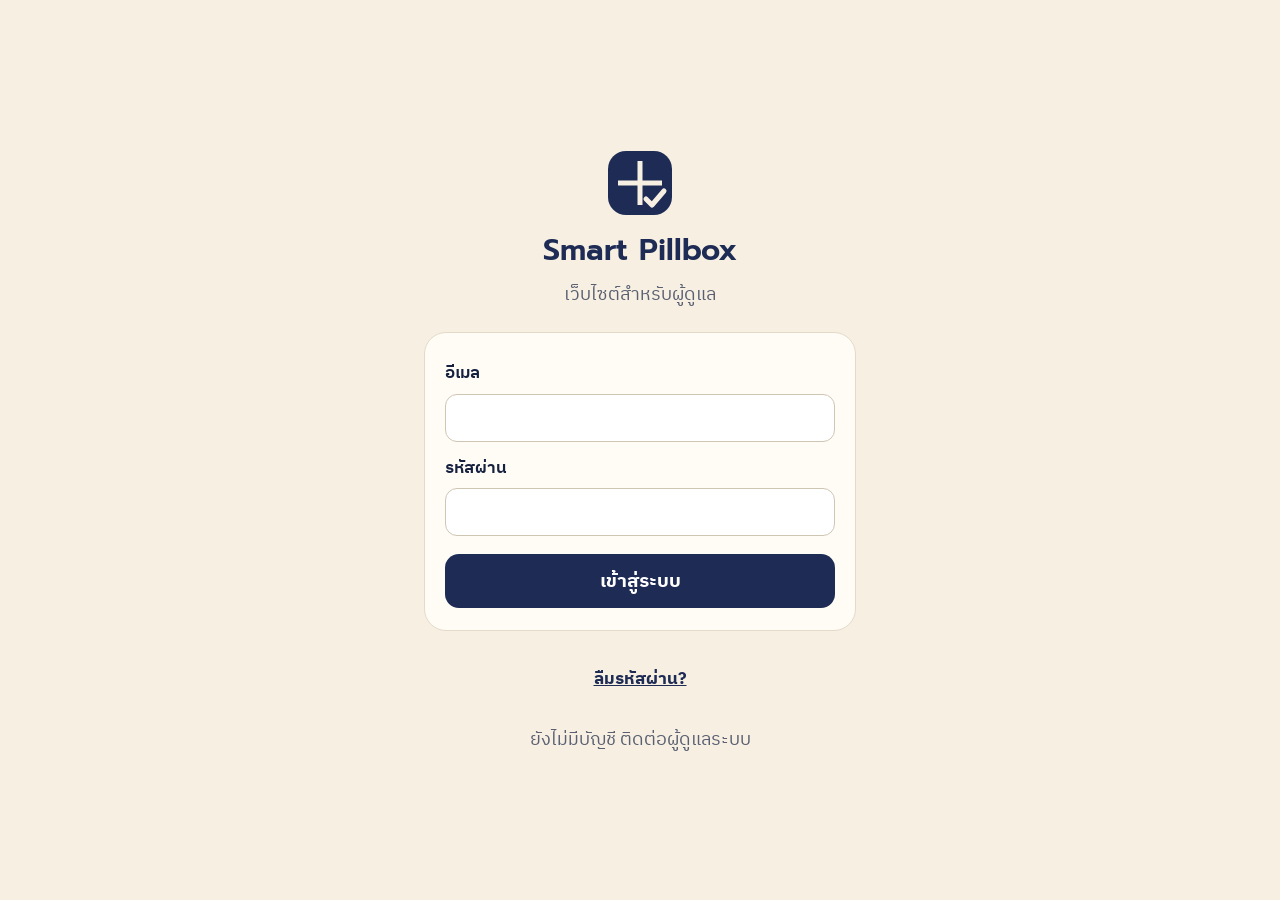
<file: index.html>
<!doctype html>
<html lang="th">
<head>
<meta charset="utf-8">
<meta name="viewport" content="width=device-width, initial-scale=1, viewport-fit=cover">
<meta name="theme-color" content="#1E2C55">
<title>Smart Pillbox – ผู้ดูแล</title>
<link rel="icon" href="data:image/svg+xml,%3Csvg xmlns='http://www.w3.org/2000/svg' viewBox='0 0 36 36'%3E%3Crect x='2' y='2' width='32' height='32' rx='9' fill='%231E2C55'/%3E%3Cpath d='M18 7v22M7 18h22' stroke='%23F6EFE2' stroke-width='2.5'/%3E%3Cpath d='M21 26l3 3 6-7' stroke='%23F6EFE2' stroke-width='2.5' fill='none'/%3E%3C/svg%3E" type="image/svg+xml">
<link rel="preconnect" href="https://fonts.googleapis.com">
<link rel="preconnect" href="https://fonts.gstatic.com" crossorigin>
<link href="https://fonts.googleapis.com/css2?family=IBM+Plex+Sans+Thai:wght@400;500;600;700&family=Prompt:wght@500;600&display=swap" rel="stylesheet">
<link rel="stylesheet" href="style.css">
</head>
<body>
<div id="app" class="app"></div>
<div id="toast" class="toast" role="status" aria-live="polite" hidden></div>
<noscript><p style="padding:24px">เว็บนี้ต้องเปิด JavaScript</p></noscript>
<script src="app.js"></script>
</body>
</html>
</file>
<file: style.css>
/* Smart Pillbox – หน้าเว็บผู้ดูแล
   สีตาม Requirement Spec ข้อ 4.1: ครีม + กรมท่า, เขียว = กินแล้ว, ส้ม = ลืมกินยา, เทา = รอเวลา */
:root {
  --cream: #F6EFE2; --card: #FFFCF6; --line: #E4DACA; --field: #CFC5B3; --seg: #ECE4D4;
  --navy: #1E2C55; --navy-soft: #E3E7F1; --ink: #16213F; --muted: #5A6072;
  --green: #17663D; --green-bg: #DCEFE3;
  --orange: #9A3F07; --orange-bg: #FBE3CF; --orange-line: #E8A774; --orange-bar: #C2600F;
  --gray: #4F5562; --gray-bg: #ECE8E1;
  --red: #B3261E;
}

* { box-sizing: border-box; }
html, body { margin: 0; background: var(--cream); color: var(--ink); }
body {
  font-family: 'IBM Plex Sans Thai', system-ui, -apple-system, 'Segoe UI', sans-serif;
  font-size: 18px; line-height: 1.45; -webkit-text-size-adjust: 100%;
}
h1, h2 { margin: 0; }
h1 { font-family: 'Prompt', 'IBM Plex Sans Thai', sans-serif; font-size: 26px; font-weight: 600; }
h2 { font-size: 17px; font-weight: 700; }
p { margin: 0; }
a { color: var(--navy); }
button, input { font-family: inherit; }
[hidden] { display: none !important; }

.app { max-width: 480px; margin: 0 auto; min-height: 100vh; min-height: 100dvh; display: flex; flex-direction: column; }
.grow { flex: 1; min-width: 0; display: flex; flex-direction: column; }
.grow-input { flex: 1; min-width: 0; }
.row { display: flex; align-items: center; gap: 10px; }
.row-between { display: flex; align-items: baseline; justify-content: space-between; gap: 8px; flex-wrap: wrap; }
.stack { display: flex; flex-direction: column; gap: 10px; }
.muted { color: var(--muted); }
.small { font-size: 15px; }
.center { text-align: center; }
.text-orange { color: var(--orange); }
.loading { color: var(--muted); text-align: center; padding: 40px 0; }

/* แถบบนและเมนูล่าง */
.topbar { display: flex; align-items: center; gap: 10px; padding: 16px 20px 6px; }
.brand { flex: 1; font-family: 'Prompt', sans-serif; font-size: 20px; font-weight: 600; color: var(--navy); }
.demo-badge { font-size: 13px; font-weight: 700; color: var(--orange); background: var(--orange-bg); border-radius: 999px; padding: 3px 10px; }
.icon-btn {
  width: 48px; height: 48px; flex-shrink: 0; border-radius: 24px; background: var(--card);
  border: 1px solid var(--line); display: flex; align-items: center; justify-content: center; color: var(--navy);
}
.content { flex: 1; display: flex; flex-direction: column; gap: 12px; padding: 8px 20px calc(96px + env(safe-area-inset-bottom)); }
.nav {
  position: fixed; left: 0; right: 0; bottom: 0; z-index: 10; display: flex; justify-content: center;
  background: var(--card); border-top: 1px solid var(--line); padding: 6px 8px calc(10px + env(safe-area-inset-bottom));
}
.nav-inner { display: flex; width: 100%; max-width: 480px; }
.nav a {
  flex: 1; min-height: 56px; display: flex; flex-direction: column; align-items: center; justify-content: center; gap: 2px;
  text-decoration: none; color: var(--muted); font-size: 14px; font-weight: 500;
}
.nav a .ic { display: flex; padding: 3px 16px; border-radius: 999px; }
.nav a[aria-current="page"] { color: var(--navy); font-weight: 700; }
.nav a[aria-current="page"] .ic { background: var(--navy-soft); }

/* การ์ดและสถานะ */
.card { background: var(--card); border: 1px solid var(--line); border-radius: 18px; padding: 14px 16px; }
.elder { display: flex; flex-direction: column; gap: 2px; }
.elder-name { font-family: 'Prompt', sans-serif; font-size: 23px; font-weight: 600; }
.conn { display: flex; align-items: center; gap: 8px; flex-wrap: wrap; font-size: 16px; }
.dot { width: 10px; height: 10px; border-radius: 5px; background: #8A8F99; }
.dot.on { background: #1F8A4C; }
.meal { display: flex; align-items: center; gap: 12px; padding: 12px 16px; }
.meal.is-missed, .meal-form.is-missed { border: 2px solid var(--orange-line); }
.meal-name { font-size: 19px; font-weight: 600; }
.meal-right { display: flex; flex-direction: column; align-items: flex-end; gap: 4px; text-align: right; }
.pill { display: inline-flex; align-items: center; gap: 6px; padding: 6px 12px; border-radius: 999px; font-size: 17px; font-weight: 700; white-space: nowrap; }
.pill.taken { background: var(--green-bg); color: var(--green); }
.pill.missed { background: var(--orange-bg); color: var(--orange); }
.pill.wait { background: var(--gray-bg); color: var(--gray); }
.sos-banner {
  display: flex; align-items: center; gap: 12px; padding: 14px 16px; border-radius: 16px;
  background: var(--red); color: #FFFFFF; text-decoration: none;
}
.sos-banner strong { font-size: 18px; }
.sos-sub { font-size: 15px; }
.note { display: flex; align-items: center; gap: 10px; padding: 10px 14px; border-radius: 14px; font-size: 15px; font-weight: 600; }
.note svg { flex-shrink: 0; }
.note.ok { background: var(--green-bg); color: var(--green); }
.note.info { background: var(--navy-soft); color: var(--navy); }
.note.warn { background: var(--orange-bg); color: var(--orange); }
.empty { text-align: center; color: var(--muted); }
.error-card { display: flex; flex-direction: column; gap: 10px; color: var(--ink); }

/* ปุ่มและช่องกรอก */
.btn {
  display: flex; align-items: center; justify-content: center; gap: 8px; min-height: 54px; padding: 0 18px;
  border-radius: 14px; border: none; font-size: 19px; font-weight: 700; text-decoration: none; cursor: pointer;
}
.btn:disabled { opacity: 0.6; cursor: default; }
.btn.primary { background: var(--navy); color: #FFFFFF; }
.btn.outline { background: transparent; color: var(--navy); border: 2px solid var(--navy); }
.btn.ghost { background: transparent; color: var(--navy); text-decoration: underline; min-height: 48px; font-size: 17px; }
.btn.white { background: #FFFFFF; color: var(--navy); }
.btn.red-text { color: var(--red); min-height: 64px; font-size: 22px; }
.input {
  width: 100%; height: 48px; padding: 0 12px; border-radius: 12px; border: 1px solid var(--field);
  background: #FFFFFF; font-size: 18px; color: var(--ink);
}
.input.time { width: 136px; flex-shrink: 0; }
.input:focus, .btn:focus-visible, .chip:focus-visible, .seg button:focus-visible,
.nav a:focus-visible, .icon-btn:focus-visible, .back:focus-visible, summary:focus-visible {
  outline: 3px solid #6B8BD6; outline-offset: 2px;
}
.label-w { width: 56px; flex-shrink: 0; }
.label-like { font-size: 17px; font-weight: 600; margin-top: 6px; }
.meal-form { display: flex; flex-direction: column; gap: 8px; padding: 12px 14px; }
.field-err { font-size: 15px; font-weight: 600; color: var(--orange); }
.alert { padding: 10px 12px; border-radius: 12px; background: var(--orange-bg); color: var(--orange); font-size: 16px; font-weight: 600; }

/* ประวัติ */
.chips { display: flex; gap: 8px; flex-wrap: wrap; }
.chip {
  min-height: 44px; padding: 0 14px; border-radius: 999px; border: 1px solid var(--field);
  background: var(--card); color: var(--navy); font-size: 15px; font-weight: 600; cursor: pointer;
}
.chip[aria-pressed="true"] { background: var(--navy); border-color: var(--navy); color: #FFFFFF; }
.range-form { display: flex; flex-direction: column; gap: 10px; }
.day { display: flex; flex-direction: column; gap: 8px; padding: 10px 12px; }
.cells { display: grid; grid-template-columns: repeat(4, minmax(0, 1fr)); gap: 6px; }
.cell { display: flex; flex-direction: column; align-items: center; gap: 1px; padding: 6px 2px; border-radius: 10px; text-align: center; }
.cell span { font-size: 13px; color: var(--gray); }
.cell strong { font-size: 15px; }
.cell.taken { background: var(--green-bg); }
.cell.taken strong { color: var(--green); }
.cell.missed { background: var(--orange-bg); }
.cell.missed strong { color: var(--orange); }
.cell.none { background: var(--gray-bg); }
.cell.none strong { color: var(--gray); }

/* สถิติ */
.seg { display: grid; grid-template-columns: repeat(2, minmax(0, 1fr)); gap: 4px; padding: 4px; border-radius: 14px; background: var(--seg); }
.seg button { min-height: 44px; border: none; border-radius: 11px; background: transparent; color: var(--gray); font-size: 17px; font-weight: 600; cursor: pointer; }
.seg button[aria-pressed="true"] { background: var(--card); color: var(--navy); }
.big-card { background: var(--navy); color: #FFFFFF; border-radius: 20px; padding: 16px 20px; display: flex; flex-direction: column; gap: 2px; }
.big-num { font-family: 'Prompt', sans-serif; font-size: 56px; font-weight: 600; line-height: 1.1; }
.two { display: grid; grid-template-columns: repeat(2, minmax(0, 1fr)); gap: 12px; }
.metric { display: flex; flex-direction: column; gap: 4px; }
.metric strong { font-family: 'Prompt', sans-serif; font-size: 24px; font-weight: 600; }
.bars { display: flex; flex-direction: column; gap: 12px; }
.bar-row { display: flex; align-items: center; gap: 10px; }
.bar-label { width: 64px; font-size: 16px; }
.bar-track { flex: 1; height: 14px; border-radius: 7px; background: var(--gray-bg); overflow: hidden; display: flex; }
.bar-fill { border-radius: 7px; background: var(--navy); }
.bar-fill.worst { background: var(--orange-bar); }
.bar-val { width: 72px; text-align: right; font-size: 15px; font-weight: 600; }

/* เข้าสู่ระบบ */
.login { min-height: 100vh; min-height: 100dvh; display: flex; flex-direction: column; justify-content: center; gap: 24px; padding: 32px 24px; }
.login-head { display: flex; flex-direction: column; align-items: center; gap: 10px; text-align: center; }
.login-head h1 { font-size: 30px; color: var(--navy); }
.form { display: flex; flex-direction: column; gap: 8px; padding: 22px 20px; border-radius: 22px; }
.form label { font-size: 17px; font-weight: 600; margin-top: 6px; }
.form .btn { margin-top: 10px; }
.form.flat { padding: 8px 0 4px; border: none; background: none; }

/* แจ้งเหตุฉุกเฉิน */
.emer {
  min-height: 100vh; min-height: 100dvh; background: var(--red); color: #FFFFFF;
  display: flex; flex-direction: column; padding: 18px 24px calc(32px + env(safe-area-inset-bottom));
}
.emer.done { background: var(--navy); }
.emer-back { align-self: flex-start; min-height: 48px; display: flex; align-items: center; gap: 4px; color: #FFFFFF; font-size: 17px; font-weight: 600; text-decoration: none; }
.emer-body { flex: 1; display: flex; flex-direction: column; justify-content: center; gap: 16px; }
.emer-body h1 { font-size: 32px; line-height: 1.3; }
.emer-body p { font-size: 19px; }
.emer-kicker { font-size: 17px; font-weight: 600; }
.emer-icon { width: 88px; height: 88px; border-radius: 44px; background: rgba(255, 255, 255, 0.16); display: flex; align-items: center; justify-content: center; }
.emer-body .emer-note { padding: 12px 14px; border-radius: 14px; background: rgba(0, 0, 0, 0.18); font-size: 16px; line-height: 1.5; }
.emer-foot { margin-top: 12px; text-align: center; font-size: 15px; line-height: 1.5; }
.emer .btn.white { color: var(--navy); }
.emer .btn.white.red-text { color: var(--red); }
.loading.light { color: #FFFFFF; }

/* ข้อมูลส่วนตัว */
.page { display: flex; flex-direction: column; gap: 12px; padding: 12px 20px calc(24px + env(safe-area-inset-bottom)); }
.page-head { display: flex; align-items: center; gap: 4px; }
.back { width: 48px; height: 48px; display: flex; align-items: center; justify-content: center; color: var(--navy); }
details.card summary {
  min-height: 44px; display: flex; align-items: center; justify-content: space-between;
  font-size: 17px; font-weight: 600; cursor: pointer; list-style: none;
}
details.card summary::-webkit-details-marker { display: none; }
details[open] summary svg { transform: rotate(90deg); }

/* ข้อความแจ้งเตือนชั่วคราว */
.toast {
  position: fixed; left: 50%; bottom: calc(92px + env(safe-area-inset-bottom)); transform: translateX(-50%); z-index: 20;
  width: calc(100% - 40px); max-width: 440px; padding: 12px 16px; border-radius: 14px;
  background: var(--ink); color: #FFFFFF; font-size: 16px; font-weight: 600; text-align: center;
}
.toast.ok { background: var(--green); }
.toast.err { background: var(--orange); }
/* ปุ่มเพิ่มเพื่อน LINE */
.btn.line { background: #00873C; color: #FFFFFF; }
.line-card { display: flex; flex-direction: column; gap: 10px; }
</file>
